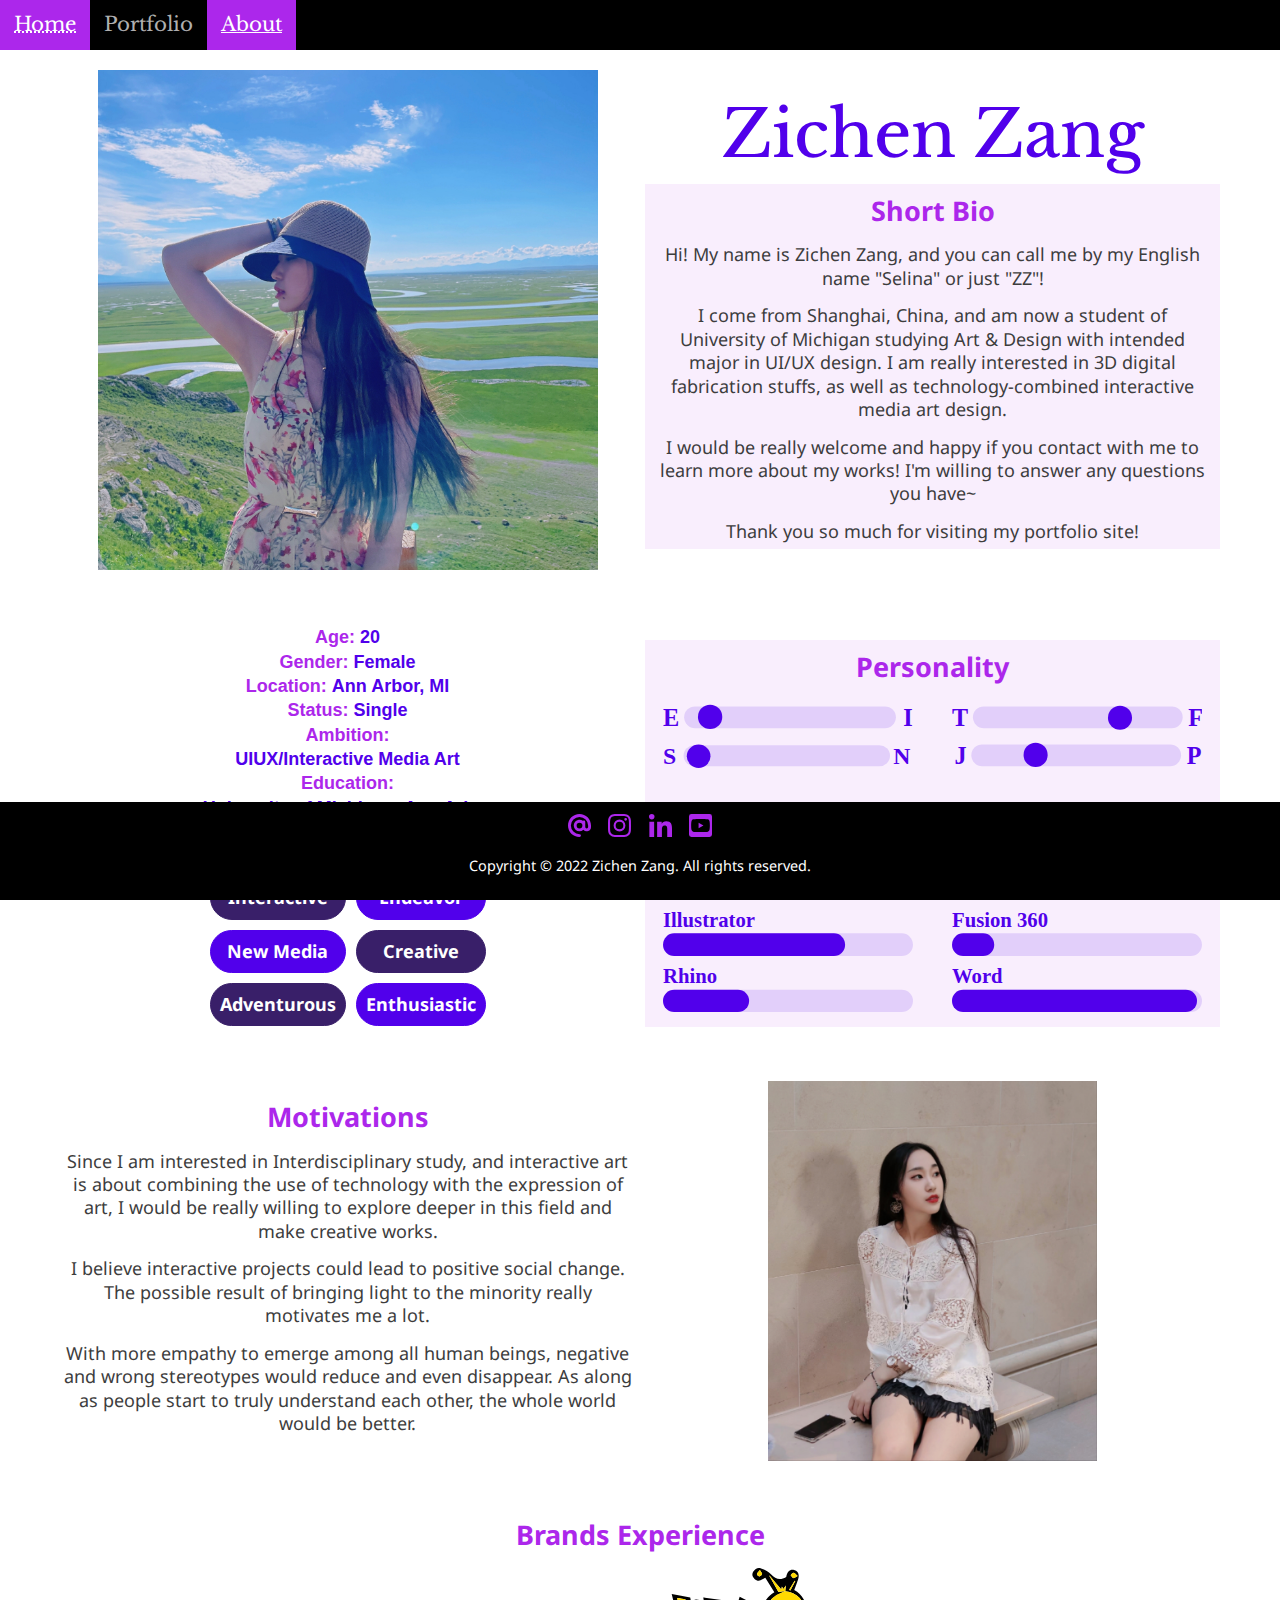
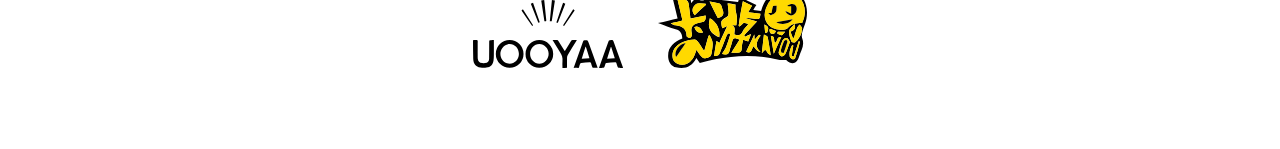
<file: about.html>
<!DOCTYPE html>
<html lang="en">
    <head>
        <meta charset="utf-8">
        <link href="https://cdn.jsdelivr.net/npm/bootstrap@5.1.3/dist/css/bootstrap.min.css" rel="stylesheet"
        integrity="sha384-1BmE4kWBq78iYhFldvKuhfTAU6auU8tT94WrHftjDbrCEXSU1oBoqyl2QvZ6jIW3" crossorigin="anonymous">
        <link rel="stylesheet" type="text/css" href="css/html5reset.css">
        <link rel="stylesheet" href="https://cdnjs.cloudflare.com/ajax/libs/font-awesome/4.7.0/css/font-awesome.min.css"> 
        <link rel="stylesheet" type="text/css" href="css/style.css">  
        <meta name="viewport" content="width=device-width, initial-scale=1.0">
        <title>About ZZ</title>
        <link rel="icon" type="image/x-icon" href="img/favicon.ico">
    </head>
    
    <body>
        <a class = "skip" href="#mainabout">Skip to Main Content</a>
        <header>
            <nav>
                <div class="nav_links" id="myTopnav">
                    <a href="index.html">Home</a>
                    <a href="portfolio.html">Portfolio</a>
                    <a href="about.html" class="active">About</a>
                    <div class="icon" onclick="myFunction()"><i class="fa fa-bars"></i></div>
                </div>
            </nav>
        </header>

        <main class="container">
            <div class="aboutimg1">
                <img src="img/a1.jpeg" alt="First Image of Mine">
            </div>
            <div class="introduction" id="mainabout">
                <h1 class="aboutname">Zichen Zang</h1>
                <div class="text-block aboutbox">
                    <h2>Short Bio</h2>
                    <p>
                        Hi! My name is Zichen Zang, and you can call me by my English name "Selina" or just "ZZ"! 
                    </p>
                    <p>
                        I come from Shanghai, China, and am now a student of University of Michigan studying Art & Design with intended major in UI/UX design. 
                        I am really interested in 3D digital fabrication stuffs, as well as technology-combined interactive media art design.
                    </p>
                    <p>
                        I would be really welcome and happy if you contact with me to learn more about my works! I'm willing to answer any questions you have~
                    </p>
                    <p>
                        Thank you so much for visiting my portfolio site!
                    </p>
                </div>
            </div>
            <div class="infokeyword">
                <div class="smallinfo">
                    <h3>Age: </h3>
                    <h3 class="aboutinfo">20</h3>
                    <br>
                    <h3>Gender: </h3>
                    <h3 class="aboutinfo">Female</h3>
                    <br>
                    <h3>Location: </h3>
                    <h3 class="aboutinfo">Ann Arbor, MI</h3>
                    <br>
                    <h3>Status: </h3>
                    <h3 class="aboutinfo">Single</h3>
                    <br>
                    <h3>Ambition: </h3>
                    <br>
                    <h3 class="aboutinfo">UIUX/Interactive Media Art</h3>
                    <br>
                    <h3>Education: </h3>
                    <br>
                    <h3 class="aboutinfo">University of Michigan, Ann Arbor</h3>
                </div>
                <div class="keyword">
                    <h2>Key Words</h2>
                    <div class="keyword-container">
                        <div class="keyword-blue">Interactive</div>
                        <div class="keyword-pink">Endeavor</div>
                        <div class="keyword-pink">New Media</div>
                        <div class="keyword-blue">Creative</div>
                        <div class="keyword-blue">Adventurous</div>
                        <div class="keyword-pink">Enthusiastic</div>
                    </div>
                </div>
            </div>
            <div class="persontech">
                <div class="personality">
                    <h2>Personality</h2>
                    <div class="mbti">
                        <div class="eisn">
                            <img src="img/ei.svg" alt="Extraversion">
                            <img src="img/sn.svg" alt="Sensing">
                        </div>
                        <div class="tfjp">
                            <img src="img/tf.svg" alt="Feeling">
                            <img src="img/jp.svg" alt="Judging">
                        </div>
                    </div>
                </div>
                <div class="technology">
                    <h2>Technology</h2>
                    <div class="tech">
                        <div class="psairhi">
                            <img src="img/ps.svg" alt="PS level">
                            <img src="img/ai.svg" alt="AI level">
                            <img src="img/rhino.svg" alt="Rhino level">
                        </div>
                        <div class="preword">
                            <img src="img/pre.svg" alt="Premiere level">
                            <img src="img/360.svg" alt="Fusion360 level">
                            <img src="img/word.svg" alt="Microsoft Word level">
                        </div>
                    </div>
                </div>
            </div>
            <div class="motiv">
                <h2>Motivations</h2>
                <p>
                    Since I am interested in Interdisciplinary study, and interactive art is about combining the use of technology with the expression of art, 
                    I would be really willing to explore deeper in this field and make creative works.
                </p>
                <p>
                    I believe interactive projects could lead to positive social change. The possible result of bringing light to the minority really motivates me a lot.
                </p>
                <p>
                    With more empathy to emerge among all human beings, negative and wrong stereotypes would reduce and even disappear. 
                    As along as people start to truly understand each other, the whole world would be better.
                </p>
            </div>
            <div class="aboutimg2">
                <img src="img/a2.jpeg" alt="Second Image of Mine">
            </div>
            <div class="brand">
                <h2>Brands Experience</h2>
                <img src="img/uooyaa.svg" alt="UOOYAA" class="brand">
                <img src="img/kayou.svg" alt="KAYOU" class="brand">
            </div>
        </main>

        <script>
            function myFunction() {
              var x = document.getElementById("myTopnav");
              if (x.className === "nav_links") {
                x.className += " responsive";
              } else {
                x.className = "nav_links";
              }
            }
        </script>
    </body>
    <footer>
        <div class="container-fluid ">
            <div class="row justify-content-between align-items-center text-center">
                <div class="col-sm-auto text-center">
                    <a class="social" href="mailto:zichenzz@umich.edu"><img src="img/mail.svg" alt="Mail" style="width:23px;height:23px;"></a>
                    <a class="social" href="https://www.instagram.com/yachny_z/"><img src="img/instagram.svg" alt="Instagram" style="width:23px;height:23px;"></a>
                    <a class="social" href="https://linkedin.com/in/zichen-zang"><img src="img/linkedin.svg" alt="Linkedin" style="width:23px;height:23px;"></a>
                    <a class="social" href="https://www.youtube.com/@Zichen_Z"><img src="img/youtube.svg" alt="Youtube" style="width:23px;height:23px;"></a>
                </div>
                <div class="col-sm-auto text-center">
                    <p class="my-0">Copyright © 2022 Zichen Zang. All rights reserved.</p>
                </div>
            </div>
        </div>
    </footer>
</html>
</file>
<file: css/style.css>
@import url('https://fonts.googleapis.com/css2?family=Libre+Baskerville:wght@700&family=Noto+Sans:ital,wght@0,400;0,700;1,400&display=swap');

:root {
    --bg: white;
    --purple:#AC27EB;
    --body-text-color:#3D3D3D;
    --body-text-color-light:#868E96;
    --link-hover:#ff68ff;
    --title-color:#5100EB;
    --main-purple:#391F69;
    --headings-font-family:'Libre Baskerville', serif;
    --body-font-family:'Noto Sans', sans-serif;
} 

html {
    font-size: 18px;
}

body{
    background-color: var(--bg);
    font-family: var(--body-font-family);
    font-weight: 300;
    /*  Convert px to rem:  1rem = 16px*/
    font-size: 1rem;
    /*    line-height is 150% of the font size*/
    line-height: 1.3;
    color: var(--body-text-color);
    text-align: center;
}

p {
    color: var(--body-text-color);
    font-size: 0.8rem;
    margin-top: 0.8rem;
    margin-bottom: 0.8rem;
    text-align: center;
    vertical-align: baseline;
}

h2{
    line-height: 1rem;
}

/* Skip to content */
a.skip{
    font-family: var(--headings-font-family);
    background-color: black;
    color: var(--link-hover);
    border: 2px solid var(--link-hover);
    border-radius: 10px;
    left: 0;
    padding: 6px;
    -webkit-transition: top 1s ease-out;
    transition: top 1s ease-out;
    z-index: 1;
    position:absolute;
    top:-40px;
}
  
a.skip:focus, a.skip:active{
    position:absolute;
    top:60px;
}

/* navigation */
header{
    position: sticky;
    top: 0;
    left: 0;
    right: 0;
    justify-content: center;
    margin-bottom:20px;
    z-index: 1000;
}
.nav_links {
    background-color: black;
    overflow: hidden;
}
.nav_links a,.icon{
    font-family: var(--headings-font-family);
    float: left;
    display: inline;
    color: rgba(255, 255, 255, 0.7);
    text-align: center;
    padding: 12px 14px;
    text-decoration: none;
    font-size: 1.1rem;
}
.nav_links .icon{
    color:white;
}
.nav_links a:hover,.icon:hover{
    background-color: #AC27EB;
    color: white;
    text-decoration: underline;
    -webkit-text-decoration-style: dotted;
            text-decoration-style: dotted;
}
.nav_links a:focus,.icon:focus{
    background-color: #AC27EB;
    color: white;
    text-decoration: underline;
    -webkit-text-decoration-style: dotted;
            text-decoration-style: dotted;
}
.nav_links a.active,.icon.active{
    color:white;
    background-color: #AC27EB;
    text-decoration:underline;
}
.nav_links a:not(.active) {
    display: none;
}
.nav_links .icon {
  float: right;
  display: block;
}
.nav_links.responsive {
    position: relative;
}
.nav_links.responsive .icon {
  position: absolute;
  right: 0;
  top: 0;
}
.nav_links.responsive a,.icon {
  float: none;
  display: block;
  text-align: left;
}

/*button style*/
.btn-primary {
    font-family: var(--body-font-family);
    font-weight: bold;
    width: 230px;
    font-size: 1.1rem;
    letter-spacing: .1rem;
    /*    border-radius*/
    border-radius: 80px;
    /*    top:1 right:3 bottom:1 left:3*/
    /*    the size of button*/
    padding: 0.5rem 0rem 0.5rem 0rem;
    margin-top: 0.5rem;
    margin-bottom: 0.5rem;
    transition: all 0.5s;
    box-sizing: border-box;
}

/*footer*/
footer {
    /*   Change the postion: relative to fixed and enable the bottom:0  if you need a sticky footer for the mobile screen */
    font-size: 0.6rem;
    position:fixed;
    bottom:0;
    left: 0;
    right: 0;
    padding-top: 10px;
    padding-bottom: 10px;
    background-color: black;
    color: white;
    text-align: center;
    z-index: 1000;
}

footer a.social {
    display: inline-block;
    padding: 0 0.4rem;
    color: var(--purple);
    font-size: 0.6rem;
    transition: all ease 0.5s;
    margin-top: 3px;
    margin-bottom: 4px;
}
footer a.social:hover, footer a.social:focus {
    filter: brightness(2);
}
p.my-0{
    color: white;
}

/*home page*/
.mainhomepage{
    background-image: url(../img/back.png);
    height: 100%;
    background-attachment: fixed;
    background-position: center;
    background-repeat: no-repeat;
    background-size: cover;
}

.homepage{
    margin-bottom:100px;
}

h1{
    color: var(--title-color);
    text-shadow: -1px 0 white, 0 1px white, 1px 0 white, 0 -1px white;
    /*    font-family*/
    font-family: var(--headings-font-family);
    /*    font-weight*/
    font-weight: 450;
    line-height: 1.2;
    /* margin-top: 0; */
    font-size: 4rem;
}

small{
    font-size: 2rem;
}

.maintitle, .maincontent{
    margin-top: 1rem;
    margin-bottom: 1rem;
}

.homeword{
    font-weight: bold;
    text-shadow: -0.5px 0 white, 0 0.5px white, 0.5px 0 white, 0 -0.5px white;
}

.homeportfolio{
    background-color: white;
    color: var(--purple);
    border-width: 3px;
    border-color: var(--purple);
}

.homelearnmore{
    background-color: var(--purple);
    color: white;
    border-width: 3px;
    border-color: white;
}

.homeportfolio:focus, .homeportfolio:hover{
    color: var(--link-hover);
    background-color: white;
    border-color: var(--link-hover);
}

.homelearnmore:focus, .homelearnmore:hover{
    background-color: var(--link-hover);
    color: white;
    border-width: 3px;
    border-color: white;
}

/*about page*/
main.container{
    margin-bottom: 90px;
    text-align: center;
    width: 100%;
    display:grid;
    grid-template-columns:1fr;
    gap:10px;
    justify-content:center;
    align-items:center;
}

img {
    display: inline;
    max-height: 300px;
}

.aboutimg1{
    grid-area: 1/1/1/1;
    justify-content: center;
    align-items: center;
    align-self: center;
    justify-self: center;
}

.introduction{
    text-align: center;
    justify-content:center;
    align-items:center;
}

.aboutname{
    text-align: center;
    font-size: 3rem;
}

h2{
    font-family: var(--body-font-family);
    font-weight: bold;
    color: var(--purple);
    font-size: 1.5rem;
    line-height: 2rem;
}

.aboutbox{
    grid-area: 1 / 2 / 1 / 2;
    justify-content: center;
    align-items: center;
    margin-top: 10px;
    background-color: #ad27eb14;
    padding: 0.5rem;
}

.keyword{
    text-align: center;
}

.keyword-container {
    display: grid;
    justify-content: center;
    grid-template-columns: auto auto;
}

.keyword-blue {
    border: 1px solid var(--main-purple);
    background-color: var(--main-purple);
}

.keyword-pink {
    border: 1px solid var(--title-color);
    background-color: var(--title-color);
}

.keyword-blue, .keyword-pink {
    color: white;
    font-weight: bold;
    padding: 0.5rem;
    margin: 5px;
    border-radius: 100px;
}

h3 {
    display: inline;
    font-size: 1rem;
    color: var(--purple);
    font-family: 'Noto Sans JP', sans-serif;
    font-weight: bold;
}

.aboutinfo{
    font-weight: bold;
    color: var(--title-color);
}

.persontech{
    margin-top: 10px;
    background-color: #ad27eb14;
    padding: 0.5rem;
}

.persontech img{
    width: 250px;
}

.brand img{
    max-width: 100px;
    margin: 10px;
}

/*gallery*/
.portfolio{
    text-align: center;
    margin-bottom: 100px;
}
.portfolio h1{
    font-size: 1.8rem;
    margin-bottom: 20px;
}
.portfolio img{
    transition: all 0.5s; 
}
.portfolio img:hover{
    filter: brightness(1.2);
    box-shadow: 0 3px 15px 0 var(--purple)!important;
    z-index: 1;
}

.gallery{
    display: flex;
    flex-direction: column;
    justify-content: center;
    align-content: center;
    justify-items: center;
    align-items: center;
    flex-wrap: wrap;
    gap: 10px;
}

a.modal{
    display: contents;
}
.worktitle {
    display: block;
    font-family: var(--headings-font-family);
    color: var(--title-color);
    font-size: 1.666rem;
    font-style: italic;
    margin: 5px;
}
h2.workinfo {
    font-family: var(--body-font-family);
    color: var(--main-purple);
    font-size: 0.888rem;
    font-weight: bold;
    line-height: 1.2rem;
}
h3.scroll {
    font-family: var(--body-font-family);
    color: var(--main-purple);
    font-size: 0.888rem;
    font-weight: bold;
}
.row h4{
    font-family: var(--headings-font-family);
    color: var(--title-color);
    font-size: 1.222rem;
    margin-top: 1rem;
    font-weight: 400;
}
img.modalimg{
    padding-top: 10px;
    max-height: max-content;
}
a.back, a.next, a.prev{
    font-family: var(--body-font-family);
    color: var(--purple);
}
a.back:focus, a.next:focus, a.prev:focus{
    color: var(--link-hover);
}
a.back:hover, a.next:hover, a.prev:hover{
    color: var(--link-hover);
}
img.work{
    max-width: 80%;
}


/*media screen*/
@media screen and (min-width: 768px) {
    header{
        flex-direction: row;
        justify-content: center;
        align-items: center;
    }
    .nav_links {
        display: flex;
        flex-direction: row;
        justify-content: space-around;
        align-items: center;
        background-color: black;
        overflow: hidden;
    }
    .nav_links a{
        font-family: var(--headings-font-family);
        float: left;
        display: block;
        color: rgba(255, 255, 255, 0.7);
        text-align: center;
        padding: 12px 14px;
        text-decoration: none;
        font-size: 1.1rem;
    }
    .nav_links.responsive .icon {
      display: none;
    }
    .nav_links.responsive {
        position: relative;
    }
    .nav_links.responsive a {
      float: left;
      display: block;
      text-align: left;
    }
    .nav_links a:not(.active) {
        display:block;
    }
    .nav_links .icon {
        display: none;
    }

    /*homepage*/
    .homepage{
        margin-bottom:80px;
    }
    .homeportfolio, .homelearnmore{
        margin: 0.5rem 1.2rem 0.5rem 1.2rem;
    }
    .button{
        margin-bottom: 5rem;
    }
    h1{
        font-size: 4.6rem;
    }
    small{
        font-size: 2.6rem;
    }
    p {
        font-size: 1rem;
        margin-top: 0.6rem;
        margin-bottom: 0.6rem;
    }

    /*footer*/
    footer {
        position: fixed;
        left: 0;
        bottom: 0;
        width: 100%;
    }
    footer a.social {
        margin-top: 3px;
        margin-bottom: 3px;
    }
    p.my-0{
        font-size: 0.8rem;
    }

    /*About page*/
    main.container{
        grid-template-columns:1fr 1fr;
        margin: 0px 0px 60px 0px;
        max-width: 100%;
        column-gap: 10px;
        row-gap: 20px;
    }
    .text-block {
        text-align: center;
        overflow: auto;
        max-height: 280px;
    }
    .aboutbox p{
        font-size: 0.8rem;
    }
    .aboutimg1 img{
        max-height: 400px;
    }
    .infokeyword{
        display: grid;
        gap: 30px;
        grid-template-columns: 1fr 1fr;
        grid-column: span 2;
    }
    .persontech{
        display: grid;
        gap: 30px;
        grid-template-columns: 1fr 1fr 1fr;
        grid-column: span 2;
    }
    .technology{
        grid-column: span 2;
    }
    .tech{
        display: grid;
        gap: 10px;
        grid-template-columns: 1fr 1fr;
        margin-top: 5px;
    }
    .mbti {
        margin-top: 15px;
    }
    .motiv p{
        font-size: 0.8rem;
    }
    .motiv {
        max-height: 350px;
        overflow: auto;
    }
    .brand{
        grid-column: span 2;
    }
    .brand img{
        max-width: 130px;
        margin: 13px;
    }

    /*Portfolio*/
    .gallery{
        flex-direction: row;
        justify-content: space-around;
    }
    img.work{
        max-width: 70%;
    }
    .modal-inner p{
        font-size: 0.777rem;
    }
    .worktitle{
        font-size: 1.444rem;
    }
    h2.workinfo{
        font-size: 0.777rem;
    }

}

@media screen and (min-width: 992px) {
    /*nav*/
    .nav_links {
        display:block;
        justify-content: center;
    }
    /*homepage*/
    .homepage{
        margin-bottom:20px;
        justify-content: center;
    }
    h1{
        font-size: 6rem;
    }
    small{
        font-size: 3.5rem;
    }
    p {
        font-size: 1.2rem;
        margin-top: 0.8rem;
        margin-bottom: 0.8rem;
    }
    .homeportfolio, .homelearnmore{
        margin: 0.8rem 2rem 3rem 2rem;
    }
    .button{
        margin-bottom: 0rem;
    }

    /*footer*/
    footer a.social {
        margin-top: 2px;
        margin-bottom: 2px;
    }

    /*About page*/
    main.container{
        row-gap: 50px;
        padding: 0px 60px 0px 60px;
    }
    .text-block {
        max-height: 365px;
    }
    .aboutname{
        font-size: 3.6rem;
    }
    .aboutbox p{
        font-size: 1rem;
    }
    .aboutimg1 img{
        max-height: 500px;
    }
    .infokeyword{
        display: grid;
        gap: 15px;
        grid-template-columns: 1fr;
        grid-column: 1;
    }
    .persontech{
        grid-column: 2;
        display: grid;
        gap: 30px;
        grid-template-columns: 1fr 1fr;
    }
    .personality{
        grid-column: span 2;
    }
    .mbti{
        display: grid;
        grid-template-columns: 1fr 1fr;
        gap: 20px;
    }
    .technology{
        grid-column: span 2;
    }
    .tech{
        display: grid;
        gap: 20px;
        grid-template-columns: 1fr 1fr;
        margin-top: 5px;
    }
    .mbti {
        margin-top: 15px;
    }
    .motiv p{
        font-size: 1rem;
    }
    .aboutimg2 img{
        max-height: 380px;
    }
    .brand{
        grid-column: span 2;
    }
    .brand img{
        max-width: 150px;
        margin: 15px;
    }

    /*Portfolio*/
    .gallery{
        justify-content: center;
    }
    img.work{
        max-width: 90%;
    }

    .modal-inner p{
        font-size: 1rem;
    }
    .worktitle{
        font-size: 1.888rem;
    }
    h2.workinfo{
        font-size: 1.222rem;
        line-height: 1.4rem;
        margin-top: 0.1rem;
    }
    h3.scroll{
        font-size: 0.999rem;
    }
    .row h4{
        font-size: 1.555rem;
    }
}
</file>
